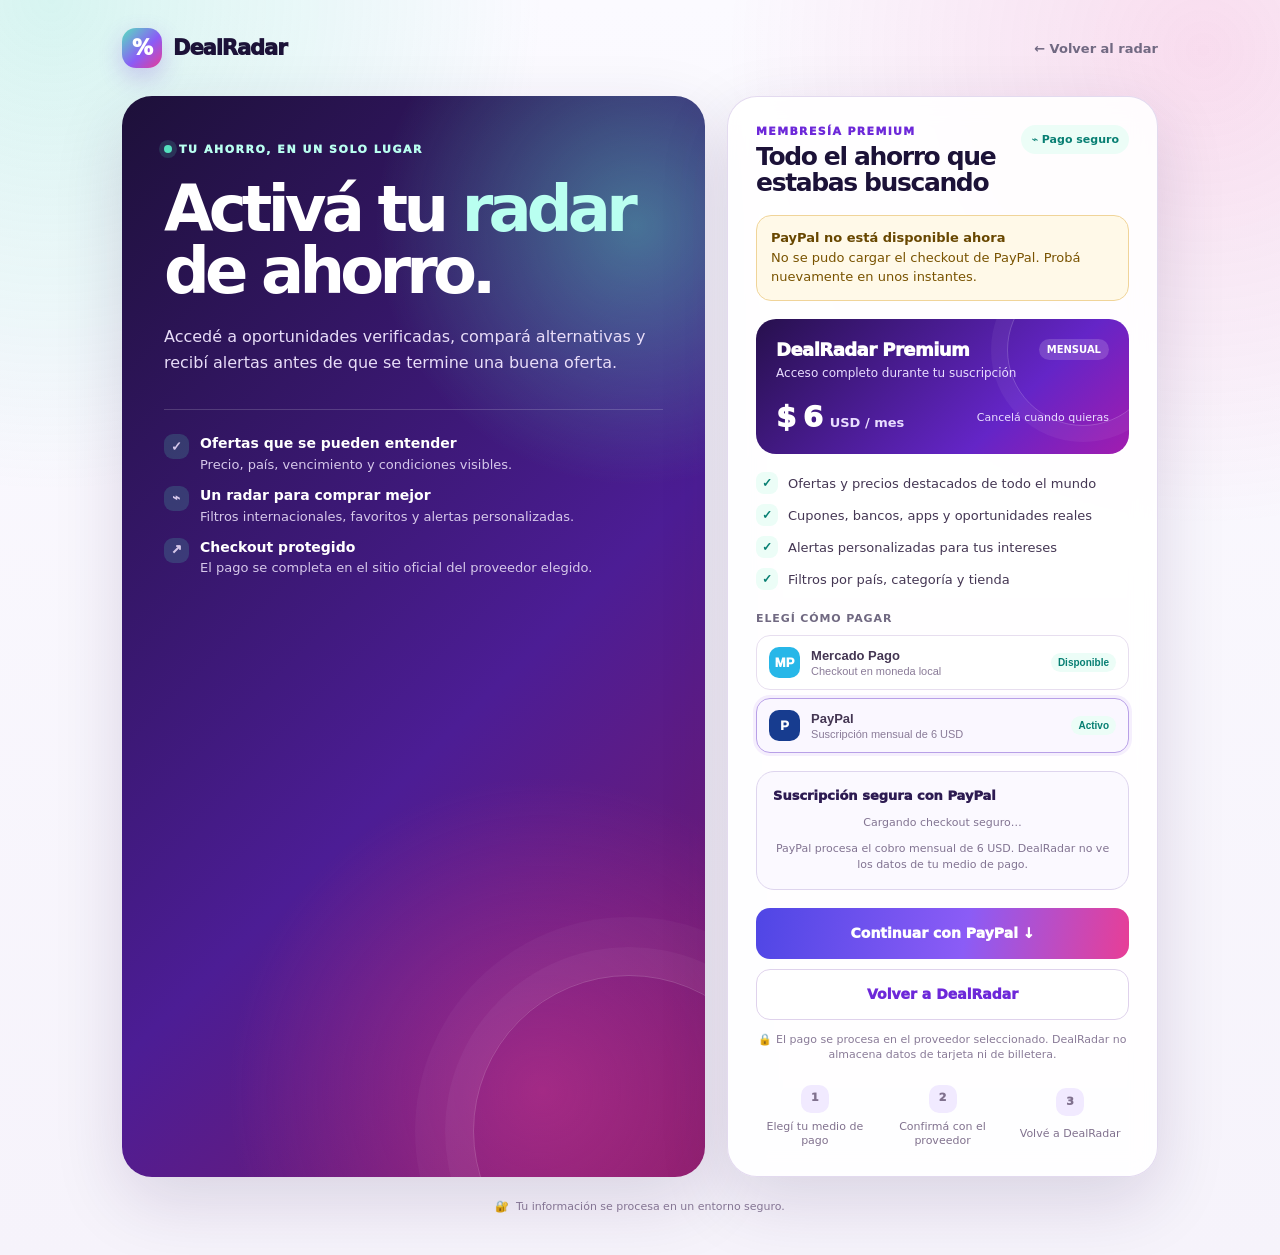
<file: payment.html>
<!doctype html>
<html lang="es">
<head>
  <meta charset="utf-8">
  <meta name="viewport" content="width=device-width,initial-scale=1">
  <meta name="theme-color" content="#1c1238">
  <meta name="description" content="Activá DealRadar Premium y encontrá mejores oportunidades para ahorrar.">
  <title>Activá tu ahorro · DealRadar</title>
  <style>
    :root{font-family:Inter,ui-sans-serif,system-ui,-apple-system,BlinkMacSystemFont,"Segoe UI",sans-serif;color:#1c1238;background:#f8f7fc;--ink:#1c1238;--muted:#716982;--purple:#6d28d9;--pink:#e83e96;--mint:#55e1be;--line:#e8e2f1;--shadow:0 24px 70px rgba(42,17,77,.14)}
    *{box-sizing:border-box}html{scroll-behavior:smooth}body{margin:0;min-height:100vh;background:radial-gradient(circle at 4% 0%,rgba(85,225,190,.22),transparent 28%),radial-gradient(circle at 94% 4%,rgba(232,62,150,.16),transparent 28%),linear-gradient(180deg,#fbfaff 0%,#f6f3fb 100%)}
    a{color:inherit}.page{width:min(1080px,100%);margin:auto;padding:28px 22px 42px}.topbar{display:flex;align-items:center;justify-content:space-between;gap:16px;margin-bottom:28px}.brand{display:flex;align-items:center;gap:11px;text-decoration:none;font-size:21px;font-weight:950;letter-spacing:-.05em}.brand-mark{display:grid;place-items:center;width:40px;height:40px;border-radius:14px;background:linear-gradient(135deg,var(--mint),#8b5cf6 56%,var(--pink));color:#fff;font-size:21px;box-shadow:0 9px 24px rgba(109,40,217,.23)}.back{display:inline-flex;align-items:center;gap:7px;color:var(--muted);text-decoration:none;font-size:13px;font-weight:800}.back:hover{color:var(--purple)}
    .layout{display:grid;grid-template-columns:minmax(0,1.15fr) minmax(330px,.85fr);gap:22px;align-items:stretch}.intro{position:relative;overflow:hidden;border-radius:30px;padding:42px;color:#fff;background:radial-gradient(circle at 88% 12%,rgba(85,225,190,.45),transparent 24%),radial-gradient(circle at 72% 92%,rgba(232,62,150,.44),transparent 29%),linear-gradient(135deg,#1d1039 0%,#4c1d95 58%,#9d174d 125%);box-shadow:var(--shadow)}.intro:after{content:"";position:absolute;right:-80px;bottom:-110px;width:310px;height:310px;border:1px solid rgba(255,255,255,.18);border-radius:50%;box-shadow:0 0 0 28px rgba(255,255,255,.04),0 0 0 58px rgba(255,255,255,.03);pointer-events:none}.eyebrow{display:inline-flex;align-items:center;gap:7px;margin:0 0 22px;color:#b9fff0;font-size:11px;font-weight:950;letter-spacing:.14em;text-transform:uppercase}.eyebrow:before{content:"";width:8px;height:8px;border-radius:50%;background:var(--mint);box-shadow:0 0 0 5px rgba(85,225,190,.16)}h1{position:relative;z-index:1;max-width:600px;margin:0;font-size:clamp(38px,5vw,64px);line-height:.98;letter-spacing:-.075em}h1 em{font-style:normal;color:#b9fff0}.intro-copy{position:relative;z-index:1;max-width:540px;margin:21px 0 0;color:#e8ddf8;font-size:16px;line-height:1.6}.proofs{position:relative;z-index:1;display:grid;gap:12px;margin:34px 0 0;padding-top:24px;border-top:1px solid rgba(255,255,255,.17)}.proof{display:flex;align-items:flex-start;gap:11px;color:#f8f3ff;font-size:13px;line-height:1.4}.proof-icon{display:grid;place-items:center;flex:0 0 25px;width:25px;height:25px;border-radius:9px;background:rgba(85,225,190,.18);color:#b9fff0;font-weight:950}.proof strong{display:block;color:#fff;font-size:14px;margin-bottom:2px}.proof span{color:#d6c8ea}
    .panel{display:flex;flex-direction:column;border:1px solid rgba(226,216,239,.95);border-radius:30px;padding:28px;background:rgba(255,255,255,.9);box-shadow:var(--shadow);backdrop-filter:blur(12px)}.panel-head{display:flex;justify-content:space-between;align-items:flex-start;gap:18px;margin-bottom:21px}.panel-kicker{margin:0 0 6px;color:var(--purple);font-size:11px;font-weight:950;letter-spacing:.12em;text-transform:uppercase}.panel h2{margin:0;font-size:25px;line-height:1.05;letter-spacing:-.055em}.secure-badge{display:inline-flex;align-items:center;gap:6px;padding:8px 10px;border-radius:999px;background:#ecfdf7;color:#087f73;font-size:11px;font-weight:900;white-space:nowrap}.plan{position:relative;overflow:hidden;margin-bottom:18px;padding:20px;border-radius:20px;color:#fff;background:linear-gradient(135deg,#27104d,#6425c7 68%,#a21caf)}.plan:after{content:"";position:absolute;right:-30px;top:-45px;width:150px;height:150px;border:1px solid rgba(255,255,255,.2);border-radius:50%;box-shadow:0 0 0 16px rgba(255,255,255,.05)}.plan-top,.plan-bottom{position:relative;z-index:1;display:flex;justify-content:space-between;align-items:center;gap:12px}.plan-name{font-size:18px;font-weight:950;letter-spacing:-.03em}.plan-tag{padding:5px 8px;border-radius:999px;background:rgba(255,255,255,.16);font-size:10px;font-weight:900}.plan-note{margin:6px 0 20px;color:#e9ddff;font-size:12px}.price{font-size:29px;font-weight:950;letter-spacing:-.06em}.price small{font-size:13px;font-weight:800;letter-spacing:0;color:#e9ddff}.cancel{color:#e9ddff;font-size:11px}.benefits{display:grid;gap:10px;margin:0 0 22px}.benefit{display:flex;align-items:center;gap:10px;color:#443653;font-size:13px}.check{display:grid;place-items:center;flex:0 0 22px;width:22px;height:22px;border-radius:8px;background:#ecfdf7;color:#087f73;font-size:12px;font-weight:950}.checkout{display:flex;flex-direction:column;gap:10px;margin-top:auto}.btn{display:flex;justify-content:center;align-items:center;min-height:51px;padding:0 18px;border:0;border-radius:14px;font-size:14px;font-weight:950;text-decoration:none;cursor:pointer;transition:transform .18s ease,box-shadow .18s ease,filter .18s ease}.btn:hover{transform:translateY(-2px);box-shadow:0 12px 24px rgba(109,40,217,.18);filter:saturate(1.08)}.btn-primary{color:#fff;background:linear-gradient(100deg,#4f46e5,#8b5cf6 56%,#e83e96)}.btn-secondary{color:var(--purple);background:#fff;border:1px solid #dfd2ec}.microcopy{display:flex;align-items:flex-start;justify-content:center;gap:7px;margin:2px 0 0;color:#8a7b98;font-size:11px;line-height:1.4;text-align:center}.steps{display:grid;grid-template-columns:repeat(3,1fr);gap:10px;margin:22px 0 0}.step{display:grid;gap:7px;text-align:center}.step-number{display:grid;place-items:center;width:28px;height:28px;margin:auto;border-radius:10px;background:#f1eaff;color:var(--purple);font-size:12px;font-weight:950}.step span{color:#80718e;font-size:11px;line-height:1.3}
    .methods{display:grid;gap:8px;margin:0 0 18px}.methods-label{margin:0 0 2px;color:#716982;font-size:11px;font-weight:900;letter-spacing:.08em;text-transform:uppercase}.method{display:flex;align-items:center;gap:11px;width:100%;padding:11px 12px;border:1px solid #e7deef;border-radius:14px;background:#fff;color:#443653;text-align:left}.method.active{border-color:#b8a0e7;background:#faf7ff;box-shadow:0 0 0 3px rgba(109,40,217,.07)}.method-icon{display:grid;place-items:center;flex:0 0 31px;width:31px;height:31px;border-radius:10px;color:#fff;font-size:13px;font-weight:950}.method-icon.mp{background:#27b7e8}.method-icon.pp{background:#173c8f}.method-icon.bn{background:#f0b90b;color:#271500}.method-copy{flex:1}.method-copy strong{display:block;font-size:13px}.method-copy span{display:block;margin-top:2px;color:#8a7b98;font-size:11px}.method-status{padding:4px 7px;border-radius:999px;background:#ecfdf7;color:#087f73;font-size:10px;font-weight:900}.method-status.pending{background:#f6f0ff;color:#6d28d9}.paypal-slot{margin:0 0 18px;padding:16px;border:1px solid #ded5ee;border-radius:18px;background:#fbf9ff}.paypal-slot-title{margin:0 0 12px;color:#2d1b52;font-size:13px;font-weight:950}.paypal-slot-note,.paypal-loading{margin:10px 0 0;color:#827492;font-size:11px;line-height:1.45;text-align:center}.footer-note{display:flex;align-items:center;justify-content:center;gap:7px;margin:23px 0 0;color:#8a7b98;font-size:11px}.status{display:none;margin:-3px 0 18px;padding:13px 14px;border:1px solid #f0d499;border-radius:15px;background:#fff9e8;color:#795300;font-size:13px;line-height:1.45}.status.show{display:block}.status strong{display:block;margin-bottom:2px;color:#684700}
    @media(max-width:800px){.layout{grid-template-columns:1fr}.intro{padding:34px 30px}.panel{padding:26px}.intro-copy{max-width:680px}.proofs{grid-template-columns:repeat(3,1fr)}}@media(max-width:560px){.page{padding:18px 14px 30px}.topbar{margin-bottom:17px}.brand{font-size:19px}.brand-mark{width:36px;height:36px;border-radius:12px}.back{font-size:12px}.intro{padding:29px 22px;border-radius:24px}.intro h1{font-size:43px}.intro-copy{font-size:14px}.proofs{grid-template-columns:1fr;margin-top:26px;padding-top:20px}.panel{padding:22px;border-radius:24px}.panel-head{display:block}.secure-badge{margin-top:13px}.panel h2{font-size:23px}.plan{padding:17px}.steps{gap:5px}.step span{font-size:10px}}
  </style>
</head>
<body>
  <main class="page">
    <header class="topbar">
      <a class="brand" href="./?v=fc5b25d" aria-label="Volver a DealRadar"><span class="brand-mark">%</span><span>DealRadar</span></a>
      <a class="back" href="./?v=fc5b25d">← Volver al radar</a>
    </header>
    <div class="layout">
      <section class="intro" aria-labelledby="title">
        <p class="eyebrow" id="eyebrow">Tu ahorro, en un solo lugar</p>
        <h1 id="title">Activá tu <em>radar</em> de ahorro.</h1>
        <p class="intro-copy" id="description">Accedé a oportunidades verificadas, compará alternativas y recibí alertas antes de que se termine una buena oferta.</p>
        <div class="proofs">
          <div class="proof"><span class="proof-icon">✓</span><div><strong>Ofertas que se pueden entender</strong><span>Precio, país, vencimiento y condiciones visibles.</span></div></div>
          <div class="proof"><span class="proof-icon">⌁</span><div><strong>Un radar para comprar mejor</strong><span>Filtros internacionales, favoritos y alertas personalizadas.</span></div></div>
          <div class="proof"><span class="proof-icon">↗</span><div><strong>Checkout protegido</strong><span>El pago se completa en el sitio oficial del proveedor elegido.</span></div></div>
        </div>
      </section>
      <section class="panel" aria-labelledby="panelTitle">
        <div class="panel-head"><div><p class="panel-kicker">Membresía premium</p><h2 id="panelTitle">Todo el ahorro que estabas buscando</h2></div><span class="secure-badge">⌁ Pago seguro</span></div>
        <div id="status" class="status"><strong>Revisá el estado de tu pago</strong><span id="statusText">El pago se procesa en Mercado Pago. Volvé a DealRadar cuando termines.</span></div>
        <div class="plan"><div class="plan-top"><span class="plan-name">DealRadar Premium</span><span class="plan-tag">MENSUAL</span></div><p class="plan-note">Acceso completo durante tu suscripción</p><div class="plan-bottom"><span class="price">$ 6 <small>USD / mes</small></span><span class="cancel">Cancelá cuando quieras</span></div></div>
        <div class="benefits"><div class="benefit"><span class="check">✓</span><span>Ofertas y precios destacados de todo el mundo</span></div><div class="benefit"><span class="check">✓</span><span>Cupones, bancos, apps y oportunidades reales</span></div><div class="benefit"><span class="check">✓</span><span>Alertas personalizadas para tus intereses</span></div><div class="benefit"><span class="check">✓</span><span>Filtros por país, categoría y tienda</span></div></div>
        <div class="methods" aria-label="Medios de pago disponibles"><p class="methods-label">Elegí cómo pagar</p><button class="method" type="button" data-method="mercadopago"><span class="method-icon mp">MP</span><span class="method-copy"><strong>Mercado Pago</strong><span>Checkout en moneda local</span></span><span class="method-status">Disponible</span></button><button class="method active" type="button" data-method="paypal"><span class="method-icon pp">P</span><span class="method-copy"><strong>PayPal</strong><span>Suscripción mensual de 6 USD</span></span><span class="method-status">Activo</span></button></div>
        <div id="paypal-slot" class="paypal-slot" hidden><p class="paypal-slot-title">Suscripción segura con PayPal</p><div id="paypal-button-container"></div><p class="paypal-slot-note">PayPal procesa el cobro mensual de 6 USD. DealRadar no ve los datos de tu medio de pago.</p></div>
        <div class="checkout"><a class="btn btn-primary" href="https://mpago.la/2dM7wA1">Elegir medio de pago <span aria-hidden="true">&nbsp;→</span></a><a class="btn btn-secondary" href="./?v=fc5b25d">Volver a DealRadar</a><p class="microcopy">🔒 El pago se procesa en el proveedor seleccionado. DealRadar no almacena datos de tarjeta ni de billetera.</p></div>
        <div class="steps" aria-label="Pasos para activar la membresía"><div class="step"><span class="step-number">1</span><span>Elegí tu medio de pago</span></div><div class="step"><span class="step-number">2</span><span>Confirmá con el proveedor</span></div><div class="step"><span class="step-number">3</span><span>Volvé a DealRadar</span></div></div>
      </section>
    </div>
    <p class="footer-note"><span aria-hidden="true">🔐</span> Tu información se procesa en un entorno seguro.</p>
  </main>
  <script src="./payment-config.js?v=11e514c"></script>
  <script>
    const paymentLinks = window.DEALRADAR_PAYMENT_LINKS || {};
    const paypalConfig = window.DEALRADAR_PAYPAL || {};
    const paymentNames = { paypal: 'PayPal' };
    const billingEndpoint = 'https://hfbelrcpgtstkccfwfol.supabase.co/functions/v1/dealradar-billing';
    const primaryButton = document.querySelector('.checkout .btn-primary');
    const paypalSlot = document.getElementById('paypal-slot');
    let paypalSdkPromise;
    const setStatus = (title, text) => {
      const status = document.getElementById('status');
      status.classList.add('show');
      status.querySelector('strong').textContent = title;
      document.getElementById('statusText').textContent = text;
    };
    const loadPayPal = () => {
      if (paypalSdkPromise) return paypalSdkPromise;
      if (!paypalConfig.clientId || !paypalConfig.planId) return Promise.reject(new Error('PayPal no configurado'));
      paypalSdkPromise = new Promise((resolve, reject) => {
        const existing = document.querySelector('script[data-dealradar-paypal]');
        if (existing) {
          existing.addEventListener('load', () => resolve(window.paypal));
          existing.addEventListener('error', reject);
          if (window.paypal) resolve(window.paypal);
          return;
        }
        const script = document.createElement('script');
        script.src = `https://www.paypal.com/sdk/js?client-id=${encodeURIComponent(paypalConfig.clientId)}&vault=true&intent=subscription&currency=${encodeURIComponent(paypalConfig.currency || 'USD')}`;
        script.dataset.dealradarPaypal = 'true';
        script.onload = () => resolve(window.paypal);
        script.onerror = reject;
        document.head.appendChild(script);
      });
      return paypalSdkPromise;
    };
    const renderPayPal = async () => {
      paypalSlot.hidden = false;
      document.getElementById('paypal-button-container').innerHTML = '<p class="paypal-loading">Cargando checkout seguro…</p>';
      try {
        const paypal = await loadPayPal();
        document.getElementById('paypal-button-container').innerHTML = '';
        paypal.Buttons({
          style: { shape: 'pill', color: 'gold', layout: 'vertical', label: 'subscribe' },
          createSubscription: (_data, actions) => {
            const session = JSON.parse(localStorage.getItem('dealradar-session-v1') || 'null');
            const userId = session?.user?.id;
            if (!userId) {
              setStatus('Iniciá sesión antes de pagar', 'La suscripción debe quedar vinculada a tu cuenta de DealRadar.');
              return Promise.reject(new Error('Sesión requerida'));
            }
            return actions.subscription.create({ plan_id: paypalConfig.planId, custom_id: userId });
          },
          onApprove: async (data) => {
            const session = JSON.parse(localStorage.getItem('dealradar-session-v1') || 'null');
            const token = session?.access_token;
            if (!token) {
              setStatus('Pago recibido, falta iniciar sesión', 'Volvé a DealRadar e iniciá sesión para vincular el pago a tu cuenta.');
              return;
            }
            setStatus('Verificando la suscripción…', 'Estamos confirmando el estado directamente con PayPal.');
            try {
              const response = await fetch(billingEndpoint, {
                method: 'POST',
                headers: { Authorization: `Bearer ${token}`, 'Content-Type': 'application/json' },
                body: JSON.stringify({ action: 'claim', subscriptionId: data.subscriptionID })
              });
              const result = await response.json();
              if (!response.ok || !result.hasAccess) throw new Error(result.error || 'PayPal todavía no informó una suscripción activa.');
              localStorage.setItem('dealradar-subscription-v1', JSON.stringify({ provider: 'paypal', providerSubscriptionId: data.subscriptionID, status: 'active', expiresAt: result.currentPeriodEnd ? Date.parse(result.currentPeriodEnd) : 0, updatedAt: Date.now() }));
              setStatus('Acceso activado', 'Tu suscripción fue confirmada por PayPal. Ya podés entrar a DealRadar.');
              primaryButton.textContent = 'Entrar a DealRadar →';
              primaryButton.href = './?v=11e514c';
              paypalSlot.querySelector('.paypal-slot-note').textContent = 'La suscripción quedó vinculada a tu cuenta y se volverá a comprobar en cada acceso.';
            } catch (error) {
              setStatus('Pago recibido, pendiente de confirmación', error.message || 'Volvé a intentar en unos segundos desde “Ya pagué, comprobar acceso”.');
            }
          },
          onError: () => setStatus('No se pudo completar el pago', 'PayPal informó un error. Revisá tu cuenta o intentá nuevamente.')
        }).render('#paypal-button-container');
      } catch (_error) {
        setStatus('PayPal no está disponible ahora', 'No se pudo cargar el checkout de PayPal. Probá nuevamente en unos instantes.');
      }
    };
    const selectMethod = (method) => {
      document.querySelectorAll('.method').forEach((item) => item.classList.toggle('active', item.dataset.method === method));
      const link = paymentLinks[method];
      const status = document.getElementById('status');
      if (method === 'mercadopago') {
        paypalSlot.hidden = true;
        primaryButton.textContent = 'Elegir medio de pago →';
        primaryButton.href = 'https://mpago.la/2dM7wA1';
        status.classList.remove('show');
        return;
      }
      if (method === 'paypal' && paypalConfig.clientId && paypalConfig.planId) {
        primaryButton.textContent = 'Continuar con PayPal ↓';
        primaryButton.href = '#paypal-slot';
        primaryButton.removeAttribute('target');
        primaryButton.removeAttribute('rel');
        status.classList.remove('show');
        renderPayPal();
        return;
      }
      paypalSlot.hidden = true;
      if (link) {
        primaryButton.textContent = `Continuar con ${paymentNames[method]} →`;
        primaryButton.href = link;
        primaryButton.target = '_blank';
        primaryButton.rel = 'noopener';
        status.classList.remove('show');
      } else {
        primaryButton.textContent = `Conectar ${paymentNames[method]} →`;
        primaryButton.removeAttribute('href');
        primaryButton.removeAttribute('target');
        primaryButton.removeAttribute('rel');
        status.classList.add('show');
        document.getElementById('statusText').textContent = `${paymentNames[method]} todavía no está conectado. El enlace de checkout debe configurarse desde la cuenta comercial antes de recibir pagos.`;
      }
    };
    document.querySelectorAll('.method').forEach((button) => button.addEventListener('click', () => selectMethod(button.dataset.method)));
    document.querySelector('.checkout .btn-primary').addEventListener('click', (event) => {
      if (!event.currentTarget.getAttribute('href')) event.preventDefault();
    });
    selectMethod(paypalConfig.clientId && paypalConfig.planId ? 'paypal' : 'mercadopago');
    const verifyCurrentAccess = async () => {
      const session = JSON.parse(localStorage.getItem('dealradar-session-v1') || 'null');
      if (!session?.access_token) {
        setStatus('Iniciá sesión para comprobar el acceso', 'La cuenta debe estar abierta en este navegador para consultar tu suscripción.');
        return;
      }
      setStatus('Comprobando con PayPal…', 'Consultando el estado actual de tu suscripción.');
      try {
        const response = await fetch(billingEndpoint, { method: 'POST', headers: { Authorization: `Bearer ${session.access_token}`, 'Content-Type': 'application/json' }, body: JSON.stringify({ action: 'status' }) });
        const result = await response.json();
        if (!response.ok) throw new Error(result.error || 'No pudimos consultar tu suscripción.');
        if (result.hasAccess) {
          setStatus('Acceso confirmado', 'PayPal informó una suscripción activa. Ya podés entrar a DealRadar.');
          primaryButton.textContent = 'Entrar a DealRadar →';
          primaryButton.href = './?v=11e514c';
        } else {
          setStatus('Todavía no hay una suscripción activa', 'Si acabás de pagar, esperá unos segundos y volvé a comprobar.');
        }
      } catch (error) {
        setStatus('No se pudo comprobar el acceso', error.message || 'Intentá nuevamente en unos segundos.');
      }
    };
    if (new URLSearchParams(location.search).get('status') === 'verify') {
      document.getElementById('eyebrow').textContent = 'Pago en revisión';
      document.getElementById('title').innerHTML = 'Estamos comprobando tu <em>acceso</em>.';
      document.getElementById('description').textContent = 'Si ya completaste el pago, volvé a DealRadar para actualizar el estado de tu membresía.';
      document.getElementById('panelTitle').textContent = 'Terminá de activar tu membresía';
      document.getElementById('status').classList.add('show');
      document.getElementById('statusText').textContent = 'Consultaremos el estado directamente con PayPal.';
      verifyCurrentAccess();
    }
  </script>
</body>
</html>
</file>
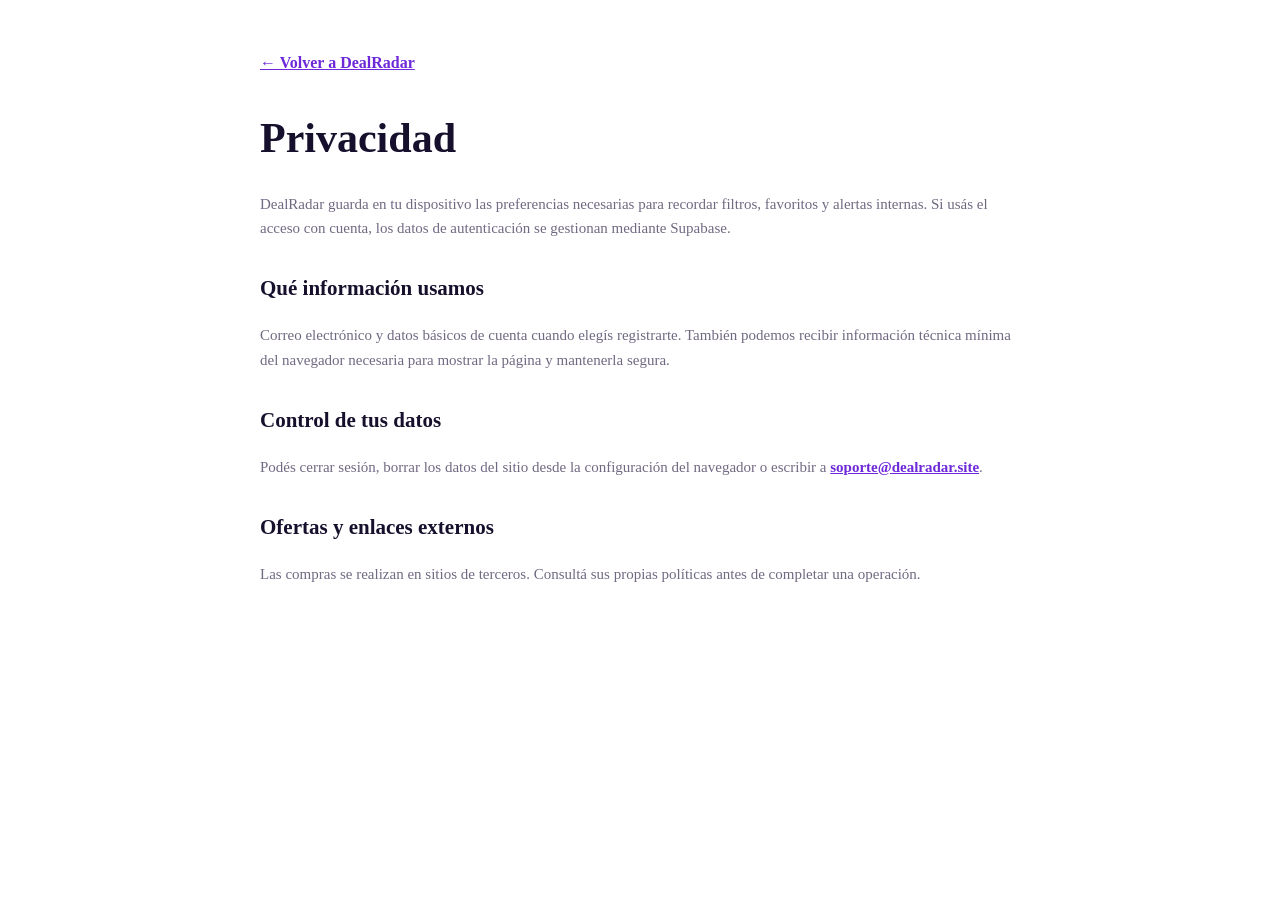
<file: privacy.html>
<!doctype html><html lang="es"><head><meta charset="utf-8"><meta name="viewport" content="width=device-width,initial-scale=1"><meta name="description" content="Política de privacidad de DealRadar"><title>Privacidad · DealRadar</title><link rel="stylesheet" href="professional.css"></head><body><main class="legal-page"><a href="./">← Volver a DealRadar</a><h1>Privacidad</h1><p>DealRadar guarda en tu dispositivo las preferencias necesarias para recordar filtros, favoritos y alertas internas. Si usás el acceso con cuenta, los datos de autenticación se gestionan mediante Supabase.</p><h2>Qué información usamos</h2><p>Correo electrónico y datos básicos de cuenta cuando elegís registrarte. También podemos recibir información técnica mínima del navegador necesaria para mostrar la página y mantenerla segura.</p><h2>Control de tus datos</h2><p>Podés cerrar sesión, borrar los datos del sitio desde la configuración del navegador o escribir a <a href="mailto:soporte@dealradar.site">soporte@dealradar.site</a>.</p><h2>Ofertas y enlaces externos</h2><p>Las compras se realizan en sitios de terceros. Consultá sus propias políticas antes de completar una operación.</p></main><style>.legal-page{max-width:760px;margin:0 auto;padding:42px 22px;color:var(--dr-ink);line-height:1.65}.legal-page h1{font-size:42px;margin:28px 0 18px}.legal-page h2{font-size:21px;margin-top:30px}.legal-page p{color:var(--dr-muted);font-size:15px}.legal-page a{color:var(--dr-purple);font-weight:800}</style></body></html>
</file>
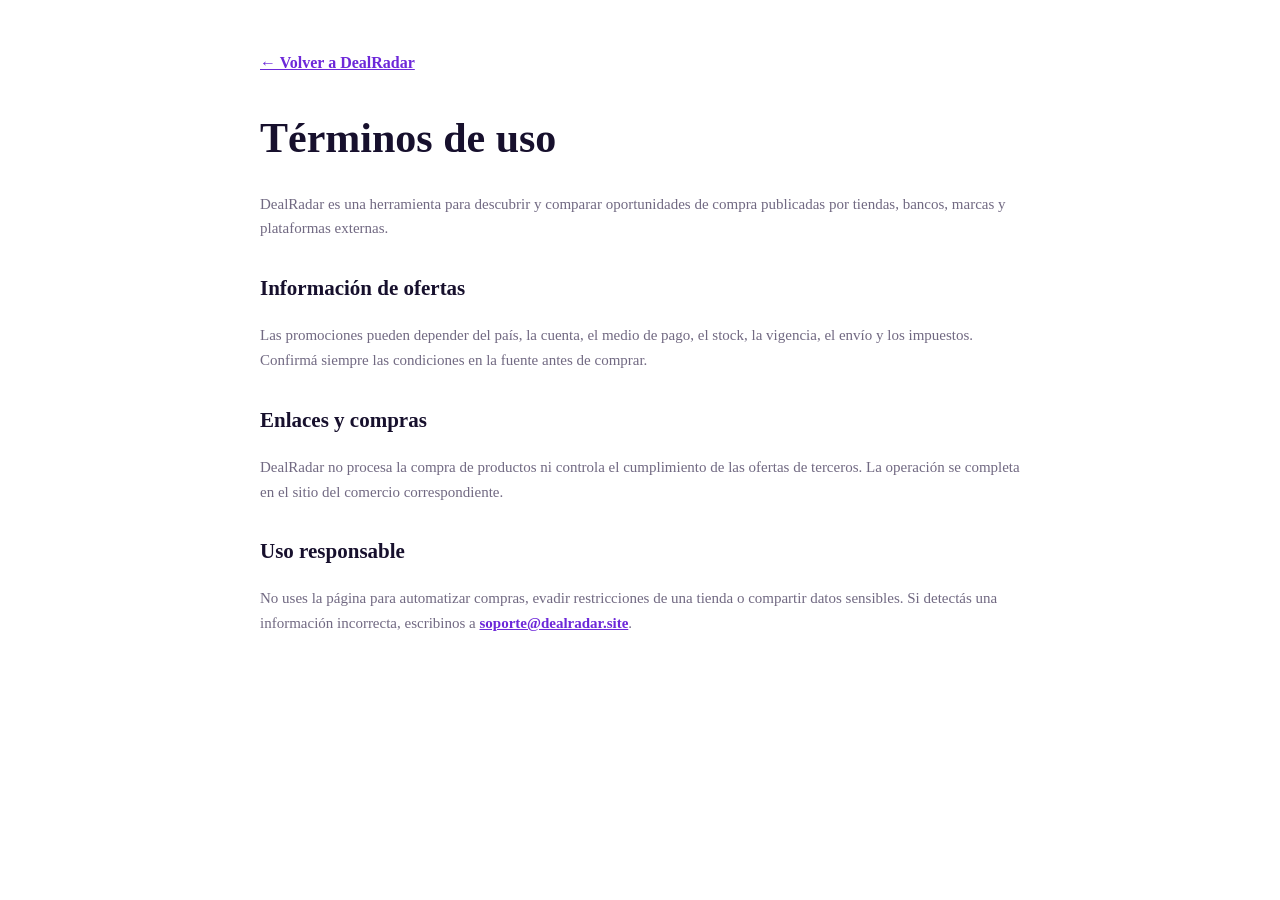
<file: terms.html>
<!doctype html><html lang="es"><head><meta charset="utf-8"><meta name="viewport" content="width=device-width,initial-scale=1"><meta name="description" content="Términos de uso de DealRadar"><title>Términos · DealRadar</title><link rel="stylesheet" href="professional.css"></head><body><main class="legal-page"><a href="./">← Volver a DealRadar</a><h1>Términos de uso</h1><p>DealRadar es una herramienta para descubrir y comparar oportunidades de compra publicadas por tiendas, bancos, marcas y plataformas externas.</p><h2>Información de ofertas</h2><p>Las promociones pueden depender del país, la cuenta, el medio de pago, el stock, la vigencia, el envío y los impuestos. Confirmá siempre las condiciones en la fuente antes de comprar.</p><h2>Enlaces y compras</h2><p>DealRadar no procesa la compra de productos ni controla el cumplimiento de las ofertas de terceros. La operación se completa en el sitio del comercio correspondiente.</p><h2>Uso responsable</h2><p>No uses la página para automatizar compras, evadir restricciones de una tienda o compartir datos sensibles. Si detectás una información incorrecta, escribinos a <a href="mailto:soporte@dealradar.site">soporte@dealradar.site</a>.</p></main><style>.legal-page{max-width:760px;margin:0 auto;padding:42px 22px;color:var(--dr-ink);line-height:1.65}.legal-page h1{font-size:42px;margin:28px 0 18px}.legal-page h2{font-size:21px;margin-top:30px}.legal-page p{color:var(--dr-muted);font-size:15px}.legal-page a{color:var(--dr-purple);font-weight:800}</style></body></html>
</file>
<file: professional.css>
:root{--dr-ink:#17102d;--dr-purple:#6d28d9;--dr-pink:#e83e96;--dr-mint:#55e1be;--dr-line:#e8e2f1;--dr-muted:#716982}
.conversion-section{display:grid;grid-template-columns:1.05fr 1fr;gap:18px;margin-top:20px;padding:26px;border:1px solid rgba(232,226,241,.9);border-radius:26px;background:linear-gradient(135deg,#17102d 0%,#3b1768 52%,#8a236f 100%);color:#fff;box-shadow:0 24px 60px rgba(42,17,77,.18)}
.conversion-copy{padding:8px 8px 4px}.conversion-eyebrow{display:inline-block;color:#55e1be;font-size:10px;font-weight:950;letter-spacing:.16em}.conversion-copy h2{max-width:520px;margin:10px 0 9px;font-size:clamp(27px,3vw,40px);line-height:1.03;letter-spacing:-.06em}.conversion-copy>p{max-width:500px;margin:0;color:#e9def6;font-size:14px;line-height:1.55}.conversion-cta{display:inline-flex;align-items:center;gap:8px;margin-top:20px;padding:12px 15px;border-radius:12px;background:#55e1be;color:#17102d;text-decoration:none;font-size:12px;font-weight:950}.conversion-cta:hover{background:#8ff4dc}.conversion-benefits{display:grid;gap:9px}.conversion-benefits article{display:flex;gap:13px;align-items:flex-start;padding:13px 14px;border:1px solid rgba(255,255,255,.16);border-radius:15px;background:rgba(255,255,255,.09)}.conversion-benefits b{color:#55e1be;font-size:11px;letter-spacing:.08em}.conversion-benefits h3{margin:0;color:#fff;font-size:14px}.conversion-benefits p{margin:4px 0 0;color:#dfd1ee;font-size:12px;line-height:1.4}.conversion-preview{grid-column:1/-1;padding-top:8px}.conversion-preview-head{display:flex;justify-content:space-between;gap:12px;align-items:center;margin-bottom:10px;color:#fff;font-size:13px;font-weight:900}.conversion-preview-head small{color:#cfc0df;font-size:10px;font-weight:700}.preview-grid{display:grid;grid-template-columns:repeat(3,minmax(0,1fr));gap:10px}.preview-card{display:flex;flex-direction:column;min-height:132px;padding:15px;border-radius:16px;background:linear-gradient(145deg,rgba(255,255,255,.16),rgba(255,255,255,.08));border:1px solid rgba(255,255,255,.17);color:#fff;text-decoration:none}.preview-card:hover{background:rgba(255,255,255,.24);transform:translateY(-2px)}.preview-card>span{color:#c9fdf0;font-size:10px;font-weight:850}.preview-card>strong{margin-top:14px;color:#55e1be;font-size:22px;letter-spacing:-.04em}.preview-card h3{margin:5px 0 0;font-size:13px;line-height:1.25}.preview-card small{margin-top:auto;color:#d9cbe8;font-size:10px}
.professional-shell{margin-top:26px;display:grid;gap:18px}
.professional-trust{display:grid;grid-template-columns:repeat(4,minmax(0,1fr));gap:10px;padding:15px;border:1px solid rgba(232,226,241,.95);border-radius:20px;background:linear-gradient(110deg,rgba(255,255,255,.94),rgba(249,246,255,.94));box-shadow:0 12px 35px rgba(42,17,77,.06)}
.professional-trust article{display:flex;gap:10px;align-items:flex-start;padding:8px 10px}.professional-trust b{display:block;font-size:13px;color:var(--dr-ink)}.professional-trust span{display:block;color:var(--dr-muted);font-size:11px;line-height:1.35;margin-top:3px}.trust-icon{display:grid;place-items:center;flex:0 0 29px;width:29px;height:29px;border-radius:10px;background:#eee8ff;color:var(--dr-purple);font-weight:950}
.professional-grid{display:grid;grid-template-columns:1.2fr .8fr;gap:18px}.professional-card{border:1px solid var(--dr-line);border-radius:22px;padding:22px;background:rgba(255,255,255,.9);box-shadow:0 12px 35px rgba(42,17,77,.06)}.professional-card h2{margin:0;color:var(--dr-ink);font-size:21px;letter-spacing:-.04em}.professional-card>p{margin:8px 0 17px;color:var(--dr-muted);font-size:13px;line-height:1.55}.process-list{display:grid;gap:11px;margin:0;padding:0;list-style:none}.process-list li{display:flex;gap:10px;align-items:flex-start;color:#443653;font-size:13px;line-height:1.45}.process-list i{display:grid;place-items:center;flex:0 0 24px;width:24px;height:24px;border-radius:8px;background:#ecfdf7;color:#087f73;font-style:normal;font-weight:950}.faq-list{display:grid;gap:8px}.faq-list details{padding:12px 14px;border:1px solid #eee9f5;border-radius:14px;background:#fff}.faq-list summary{cursor:pointer;color:var(--dr-ink);font-size:13px;font-weight:850}.faq-list p{margin:8px 0 0;color:var(--dr-muted);font-size:12px;line-height:1.5}.professional-cta{display:flex;justify-content:space-between;align-items:center;gap:20px;padding:22px 24px;border-radius:22px;color:#fff;background:radial-gradient(circle at 88% 20%,rgba(85,225,190,.35),transparent 25%),linear-gradient(110deg,#251044,#6425c7 65%,#a21caf)}.professional-cta h2{margin:0;font-size:22px;letter-spacing:-.04em}.professional-cta p{margin:6px 0 0;color:#e8ddf8;font-size:13px;line-height:1.45}.professional-cta a{display:inline-flex;align-items:center;justify-content:center;min-height:44px;padding:0 16px;border-radius:12px;background:#fff;color:#5b21b6;text-decoration:none;font-size:12px;font-weight:900;white-space:nowrap}.professional-footer{display:flex;justify-content:space-between;gap:12px;align-items:center;padding:4px 2px 18px;color:var(--dr-muted);font-size:11px}.professional-footer nav{display:flex;gap:14px;flex-wrap:wrap}.professional-footer a{color:inherit;text-decoration:none}.professional-footer a:hover{color:var(--dr-purple);text-decoration:underline}.auth-note{line-height:1.45}.account-btn{white-space:nowrap}
@media(max-width:800px){.professional-trust{grid-template-columns:repeat(2,minmax(0,1fr))}.professional-grid{grid-template-columns:1fr}.professional-cta{display:block}.professional-cta a{margin-top:14px}}
@media(max-width:800px){.conversion-section{grid-template-columns:1fr}.conversion-preview{grid-column:auto}.preview-grid{grid-template-columns:1fr 1fr}}
@media(max-width:480px){.professional-trust{grid-template-columns:1fr}.professional-card{padding:18px}.professional-footer{display:block}.professional-footer nav{margin-top:9px}}
@media(max-width:480px){.conversion-section{padding:20px 17px;border-radius:21px}.preview-grid{grid-template-columns:1fr}.preview-card{min-height:118px}}
.insight-strip{display:none!important}
</file>
